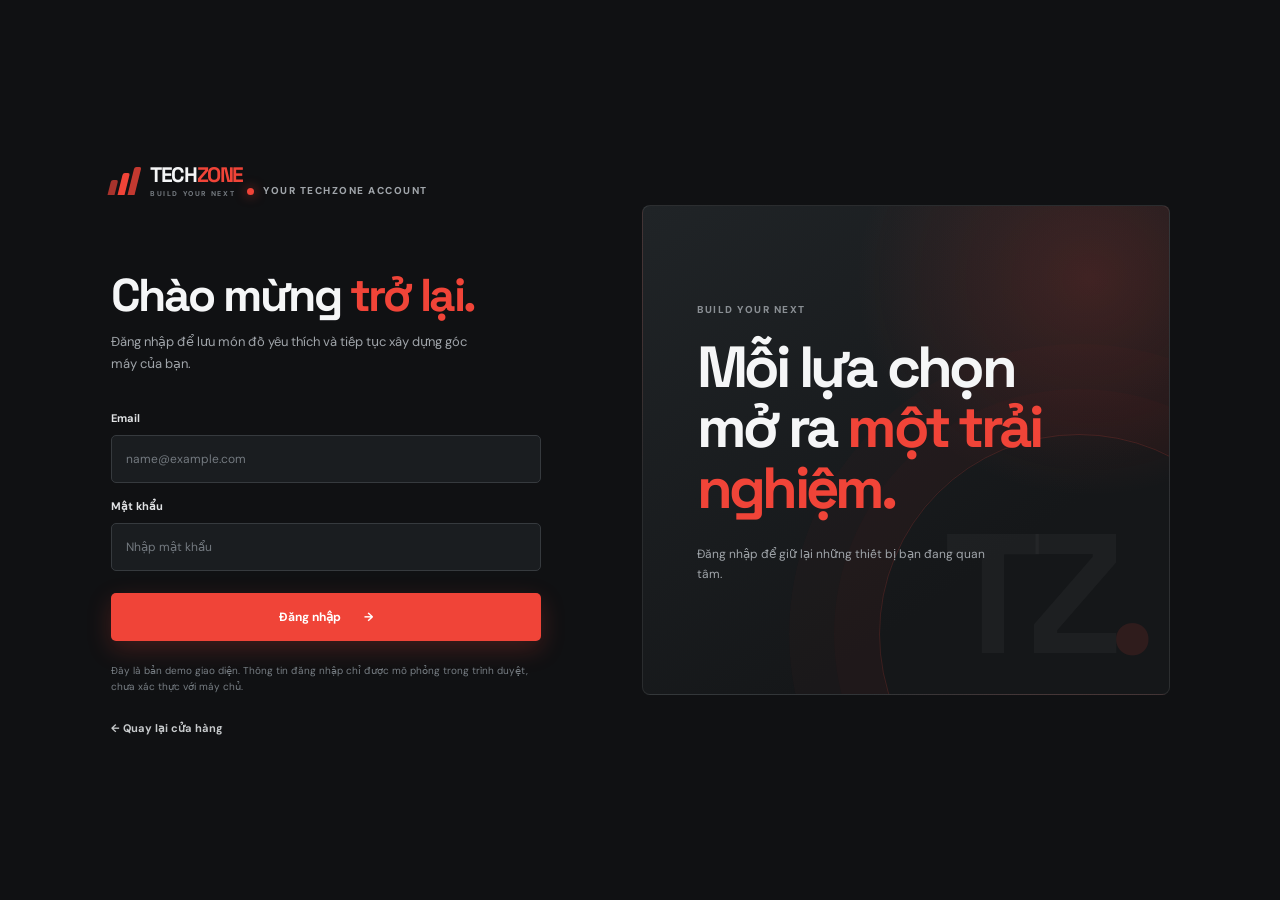
<file: login.html>
<!doctype html>
<html lang="vi">
<head>
  <meta charset="utf-8">
  <meta name="viewport" content="width=device-width, initial-scale=1">
  <meta name="theme-color" content="#101113">
  <meta name="description" content="Đăng nhập TECHZONE để lưu sản phẩm yêu thích và tiếp tục mua sắm.">
  <title>Đăng nhập — TECHZONE</title>
  <link rel="preconnect" href="https://fonts.googleapis.com">
  <link rel="preconnect" href="https://fonts.gstatic.com" crossorigin>
  <link href="https://fonts.googleapis.com/css2?family=DM+Sans:wght@400;500;600;700;800&family=Space+Grotesk:wght@400;500;600;700&display=swap" rel="stylesheet">
  <link rel="stylesheet" href="css/style.css">
  <link rel="stylesheet" href="css/login.css">
</head>
<body class="login-page">
  <main class="login-layout">
    <section class="login-card" aria-labelledby="login-title">
      <a class="brand login-brand" href="index.html" aria-label="TECHZONE - Trang chủ">
        <span class="brand-mark"><span></span><span></span><span></span></span>
        <span class="brand-name">TECH<span>ZONE</span><small>BUILD YOUR NEXT</small></span>
      </a>
      <span class="eyebrow login-eyebrow"><span class="live-dot"></span> YOUR TECHZONE ACCOUNT</span>
      <h1 id="login-title">Chào mừng <span>trở lại.</span></h1>
      <p class="login-intro">Đăng nhập để lưu món đồ yêu thích và tiếp tục xây dựng góc máy của bạn.</p>

      <form class="login-form" id="login-form">
        <label for="login-email">Email</label>
        <input id="login-email" name="email" type="email" autocomplete="email" placeholder="name@example.com" required>
        <label for="login-password">Mật khẩu</label>
        <input id="login-password" name="password" type="password" autocomplete="current-password" placeholder="Nhập mật khẩu" required>
        <p class="login-error" id="login-error" role="alert" hidden></p>
        <button class="button button-primary login-submit" type="submit">Đăng nhập <span>→</span></button>
      </form>

      <p class="login-note">Đây là bản demo giao diện. Thông tin đăng nhập chỉ được mô phỏng trong trình duyệt, chưa xác thực với máy chủ.</p>
      <a class="login-back" href="index.html">← Quay lại cửa hàng</a>
    </section>
    <aside class="login-aside" aria-label="Thông tin TECHZONE">
      <div class="login-glow"></div>
      <span class="eyebrow">BUILD YOUR NEXT</span>
      <h2>Mỗi lựa chọn<br>mở ra <span>một trải nghiệm.</span></h2>
      <p>Đăng nhập để giữ lại những thiết bị bạn đang quan tâm.</p>
      <div class="login-aside-mark">TZ<span>.</span></div>
    </aside>
  </main>

  <script>
    const form = document.querySelector("#login-form");
    const errorMessage = document.querySelector("#login-error");

    form.addEventListener("submit", (event) => {
      event.preventDefault();
      errorMessage.hidden = true;

      const email = new FormData(form).get("email").trim().toLowerCase();
      const nextUrl = new URL("index.html", window.location.href);
      const params = new URLSearchParams(window.location.search);
      const intent = params.get("intent");
      const product = params.get("product");
      if (["add-cart", "wishlist"].includes(intent) && product) {
        nextUrl.searchParams.set("intent", intent);
        nextUrl.searchParams.set("product", product);
      }

      try {
        localStorage.setItem("techzone-session-v1", JSON.stringify({ email }));
      } catch (error) {
        console.error("Không thể lưu trạng thái đăng nhập TECHZONE:", error);
        errorMessage.textContent = "Không thể lưu phiên đăng nhập trên trình duyệt này. Vui lòng kiểm tra cài đặt lưu trữ.";
        errorMessage.hidden = false;
        return;
      }

      window.location.href = nextUrl.href;
    });
  </script>
</body>
</html>
</file>
<file: css/style.css>
:root {
  color-scheme: dark;
  --ink: #111315;
  --ink-soft: #171a1d;
  --panel: #1b1e21;
  --panel-light: #22262a;
  --paper: #f5f6f7;
  --white: #fff;
  --muted: #8c9298;
  --muted-dark: #636970;
  --line: rgba(255, 255, 255, .1);
  --line-light: #e5e7e9;
  --red: #f04438;
  --red-dark: #d93027;
  --green: #91e35b;
  --font: "DM Sans", "Segoe UI", Arial, sans-serif;
  --display: "Space Grotesk", "Segoe UI", Arial, sans-serif;
  --container: 1200px;
  --shadow: 0 20px 60px rgba(15, 20, 25, .09);
  --bg: #ffffff;
  --bg-alt: #f3f4f6;
  --text: #202326;
  --text-soft: #4d5661;
  --panel-strong: #ffffff;
  --panel-soft: #f5f6f7;
  --card-border: rgba(17, 19, 21, .08);
  --header-text: #f8f8f8;
}

body[data-theme="light"] {
  color-scheme: light;
  --bg: #f3f5f7;
  --bg-alt: #edf1f4;
  --text: #1b2126;
  --text-soft: #4d5661;
  --panel-strong: #ffffff;
  --panel-soft: #f8f9fa;
  --card-border: rgba(17, 19, 21, .08);
  --header-text: #1b2126;
}

* { box-sizing: border-box; }
html { scroll-behavior: smooth; scroll-padding-top: 100px; }
body { margin: 0; color: var(--text); background: var(--bg); font-family: var(--font); font-size: 14px; -webkit-font-smoothing: antialiased; }
body, button, input, select { font-family: var(--font); }
body[data-theme="light"] .site-header { background: #f8f9fa; color: var(--header-text); }
body[data-theme="light"] .announcement { background: #0c1115; }
body[data-theme="light"] .search-box { background: #fff; border-color: var(--card-border); }
body[data-theme="light"] .search-box input { color: var(--text); }
body[data-theme="light"] .search-box input::placeholder { color: #717a82; }
body[data-theme="light"] .main-nav > a,
body[data-theme="light"] .action-label,
body[data-theme="light"] .nav-promo,
body[data-theme="light"] .header-action,
body[data-theme="light"] .category-card,
body[data-theme="light"] .product-card,
body[data-theme="light"] .news-card,
body[data-theme="light"] .promo-banner,
body[data-theme="light"] .feature-box,
body[data-theme="light"] .comparison-table th,
body[data-theme="light"] .comparison-table td,
body[data-theme="light"] .receipt-dialog,
body[data-theme="light"] .checkout-dialog,
body[data-theme="light"] .quick-view,
body[data-theme="light"] .comparison-dialog { color: var(--text); }
body[data-theme="light"] .search-box kbd,
body[data-theme="light"] .search-box button,
body[data-theme="light"] .category-trigger,
body[data-theme="light"] .category-card small,
body[data-theme="light"] .product-card,
body[data-theme="light"] .product-code,
body[data-theme="light"] .news-card p,
body[data-theme="light"] .news-card small,
body[data-theme="light"] .promo-banner p,
body[data-theme="light"] .review-form textarea,
body[data-theme="light"] .review-form input,
body[data-theme="light"] .review-form select,
body[data-theme="light"] .checkout-form input,
body[data-theme="light"] .checkout-form textarea,
body[data-theme="light"] .receipt-meta span,
body[data-theme="light"] .receipt-note,
body[data-theme="light"] .receipt-table th,
body[data-theme="light"] .receipt-table td { color: var(--text); }
body[data-theme="light"] .category-card,
body[data-theme="light"] .product-card,
body[data-theme="light"] .news-card,
body[data-theme="light"] .promo-banner,
body[data-theme="light"] .comparison-dialog,
body[data-theme="light"] .receipt-dialog,
body[data-theme="light"] .quick-view,
body[data-theme="light"] .checkout-dialog { background: var(--panel-strong); border-color: var(--card-border); box-shadow: var(--shadow); }
body[data-theme="light"] .category-card,
body[data-theme="light"] .product-card,
body[data-theme="light"] .news-card,
body[data-theme="light"] .promo-banner { border: 1px solid var(--card-border); }
body[data-theme="light"] .section-heading h2,
body[data-theme="light"] .component-heading h2,
body[data-theme="light"] .section-heading h3,
body[data-theme="light"] .hero-copy h1,
body[data-theme="light"] .product-name,
body[data-theme="light"] .news-card h3,
body[data-theme="light"] .comparison-dialog h2,
body[data-theme="light"] .receipt-heading h2,
body[data-theme="light"] .checkout-dialog h2 { color: var(--text); }
body[data-theme="light"] .main-nav > a,
body[data-theme="light"] .nav-promo,
body[data-theme="light"] .action-label,
body[data-theme="light"] .filter-chip,
body[data-theme="light"] .sort-control,
body[data-theme="light"] .text-link,
body[data-theme="light"] .announcement p,
body[data-theme="light"] .announcement a,
body[data-theme="light"] .footer-column a,
body[data-theme="light"] .footer-contact a,
body[data-theme="light"] .social-links a { color: var(--text-soft); }
body[data-theme="light"] .announcement p strong { color: #fff; }
body[data-theme="light"] .search-box button { background: #eceef1; color: var(--text); }
body[data-theme="light"] .category-trigger { color: var(--text); }
body[data-theme="light"] .mega-menu { background: #f6f8fa; border-color: rgba(17, 19, 21, .12); }
body[data-theme="light"] .mega-menu > div:not(.mega-feature) a,
body[data-theme="light"] .mega-feature strong,
body[data-theme="light"] .hero-feature strong,
body[data-theme="light"] .product-specs span,
body[data-theme="light"] .news-card a,
body[data-theme="light"] .customer-review,
body[data-theme="light"] .brand-name,
body[data-theme="light"] .feature-icon,
body[data-theme="light"] .comparison-product-heading strong,
body[data-theme="light"] .comparison-table tbody th,
body[data-theme="light"] .receipt-meta strong,
body[data-theme="light"] .receipt-table td strong { color: var(--text); }
body[data-theme="light"] .hero-feature,
body[data-theme="light"] .feature-icon,
body[data-theme="light"] .footer-contact,
body[data-theme="light"] .footer-column,
body[data-theme="light"] .customer-review,
body[data-theme="light"] .review-form,
body[data-theme="light"] .checkout-form { background: transparent; }
body[data-theme="light"] .filter-chip,
body[data-theme="light"] .sort-control,
body[data-theme="light"] .comparison-dialog,
body[data-theme="light"] .receipt-dialog,
body[data-theme="light"] .quick-view,
body[data-theme="light"] .checkout-dialog { color: var(--text); }
body[data-theme="light"] .feature-icon,
body[data-theme="light"] .wish-button,
body[data-theme="light"] .close-button,
body[data-theme="light"] .receipt-close,
body[data-theme="light"] .checkout-dialog .close-button { color: var(--text); }
button, a, select { -webkit-tap-highlight-color: transparent; }
button { color: inherit; }
a { color: inherit; text-decoration: none; }
img { display: block; max-width: 100%; }
.container { width: min(var(--container), calc(100% - 56px)); margin-inline: auto; }
.section-pad { padding: 100px 0; }
.sr-only { position: absolute; width: 1px; height: 1px; padding: 0; margin: -1px; overflow: hidden; clip: rect(0,0,0,0); white-space: nowrap; border: 0; }
.eyebrow { display: inline-flex; align-items: center; gap: 9px; color: #8a8f94; font-size: 10px; font-weight: 800; letter-spacing: .15em; line-height: 1.4; }
.live-dot { width: 7px; height: 7px; display: inline-block; border-radius: 50%; background: var(--red); box-shadow: 0 0 12px rgba(240, 68, 56, .7); }
.button { min-height: 48px; display: inline-flex; align-items: center; justify-content: center; gap: 23px; padding: 0 20px; border: 1px solid transparent; border-radius: 5px; cursor: pointer; font-size: 12px; font-weight: 700; transition: transform .2s, background .2s, box-shadow .2s, color .2s; }
.button:hover { transform: translateY(-2px); }
.button-primary { color: white; background: var(--red); box-shadow: 0 8px 24px rgba(240, 68, 56, .22); }
.button-primary:hover { background: #ff5548; box-shadow: 0 10px 28px rgba(240, 68, 56, .34); }
.button-outline { color: #25292c; border-color: #d9dcdf; background: transparent; }
.button-outline:hover { color: var(--red); border-color: var(--red); }
.button-light { color: #17191b; background: white; }
.button-light:hover { background: #e8e9eb; }
.text-link { display: inline-flex; align-items: center; gap: 10px; font-size: 12px; font-weight: 700; transition: color .2s, gap .2s; }
.text-link:hover { color: var(--red); gap: 15px; }

/* Announcement and navigation */
.announcement { height: 34px; color: #e6e7e8; background: #090a0b; font-size: 10px; }
.announcement-inner { height: 100%; display: flex; align-items: center; justify-content: center; gap: 9px; }
.announcement-mark { color: var(--green); font-size: 13px; }
.announcement p { margin: 0; color: #aeb2b5; }
.announcement p strong { color: #fff; letter-spacing: .05em; }
.announcement a { margin-left: 10px; color: var(--green); font-size: 10px; font-weight: 700; }
.site-header { position: relative; z-index: 20; background: #111315; color: #f8f8f8; }
.header-main { min-height: 84px; display: flex; align-items: center; gap: 40px; }
.brand { flex: 0 0 auto; display: inline-flex; align-items: center; gap: 11px; }
.brand-mark { height: 28px; width: 28px; display: inline-flex; align-items: flex-end; gap: 3px; transform: skew(-14deg); }
.brand-mark span { width: 7px; display: block; background: var(--red); border-radius: 2px 2px 0 0; }
.brand-mark span:first-child { height: 15px; opacity: .68; }
.brand-mark span:nth-child(2) { height: 22px; }
.brand-mark span:nth-child(3) { height: 28px; opacity: .8; }
.brand-name { position: relative; font-family: var(--display); font-size: 21px; line-height: 1; font-weight: 700; letter-spacing: -.065em; }
.brand-name > span { color: var(--red); }
.brand-name small { display: block; margin-top: 5px; font-family: var(--font); font-size: 7px; font-weight: 700; letter-spacing: .23em; color: #777d83; }
.search-box { height: 44px; max-width: 540px; flex: 1; display: flex; align-items: center; gap: 11px; padding: 0 6px 0 14px; border: 1px solid #363a3e; border-radius: 5px; background: #1a1d20; transition: border-color .2s, box-shadow .2s; }
.search-box:focus-within { border-color: var(--red); box-shadow: 0 0 0 3px rgba(240,68,56,.12); }
.search-box > svg, .header-action svg, .category-trigger svg { width: 18px; height: 18px; fill: none; stroke: currentColor; stroke-width: 1.7; stroke-linecap: round; stroke-linejoin: round; }
.search-box > svg { color: #92989e; }
.search-box input { width: 100%; min-width: 40px; border: 0; outline: 0; color: #f7f7f7; background: transparent; font-size: 12px; }
.search-box input::placeholder { color: #858b91; }
.search-box kbd { flex: 0 0 auto; padding: 4px 6px; border: 1px solid #3c4145; border-radius: 3px; color: #858b91; font: 9px var(--font); }
.search-box button { height: 32px; padding: 0 13px; border: 0; border-radius: 3px; color: white; background: #33383c; cursor: pointer; font-size: 10px; font-weight: 700; transition: background .2s; }
.search-box button:hover { background: var(--red); }
.header-actions { display: flex; align-items: center; gap: 23px; margin-left: auto; }
.header-action { display: flex; flex-direction: column; align-items: center; gap: 5px; padding: 0; border: 0; color: #d6d8da; background: transparent; cursor: pointer; }
.action-icon { position: relative; height: 21px; display: grid; place-items: center; font-size: 15px; line-height: 1; }
.action-icon svg { width: 20px; height: 20px; }
.action-label { color: #b4b8bb; font-size: 9px; white-space: nowrap; }
.header-action:hover, .header-action:hover .action-label { color: #fff; }
.theme-action .action-icon { font-size: 18px; }
.theme-action.is-light .action-icon { color: #f4a52d; }
.count-badge { position: absolute; top: -6px; right: -9px; min-width: 14px; height: 14px; display: grid; place-items: center; padding: 0 3px; border-radius: 20px; color: #fff; background: var(--red); font-size: 8px; font-style: normal; font-weight: 700; }
.mobile-menu-toggle { display: none; }
.nav-wrap { border-top: 1px solid rgba(255,255,255,.065); }
.main-nav { height: 48px; display: flex; align-items: center; gap: 31px; }
.main-nav > a { color: #c5c8ca; font-size: 11px; font-weight: 600; transition: color .2s; }
.main-nav > a:hover { color: #fff; }
.category-nav { height: 100%; display: flex; align-items: center; }
.category-trigger { height: 100%; display: flex; align-items: center; gap: 9px; padding: 0; border: 0; color: #fff; background: transparent; cursor: pointer; font-size: 11px; font-weight: 700; }
.category-trigger > svg:first-child { color: var(--red); }
.category-trigger .chevron { width: 13px; height: 13px; color: #8b9094; transition: transform .2s; }
.category-trigger[aria-expanded="true"] .chevron { transform: rotate(180deg); }
.nav-promo { display: inline-flex; align-items: center; gap: 8px; margin-left: auto; color: #c1c4c6; font-size: 10px; }
.nav-promo .live-dot { width: 6px; height: 6px; background: var(--green); box-shadow: 0 0 10px rgba(145,227,91,.6); }
.mega-menu { position: absolute; top: calc(100% - 1px); left: max(28px, calc((100% - var(--container))/2)); z-index: 25; width: min(780px, calc(100vw - 56px)); display: grid; grid-template-columns: 1fr 1fr 1.2fr; gap: 30px; padding: 28px; border: 1px solid #303438; border-radius: 0 0 7px 7px; background: #171a1c; box-shadow: 0 25px 50px rgba(0,0,0,.3); opacity: 0; visibility: hidden; transform: translateY(8px); transition: .22s ease; }
.category-nav.menu-open .mega-menu { opacity: 1; visibility: visible; transform: translateY(0); }
.mega-title { margin: 0 0 14px; color: #767c81; font-size: 9px; font-weight: 800; letter-spacing: .12em; }
.mega-menu > div:not(.mega-feature) a { display: flex; justify-content: space-between; padding: 8px 0; color: #d1d3d4; font-size: 11px; }
.mega-menu > div:not(.mega-feature) a span { color: #73797e; }
.mega-menu > div:not(.mega-feature) a:hover { color: var(--red); }
.mega-feature { min-height: 155px; display: flex; flex-direction: column; align-items: flex-start; justify-content: center; padding: 21px; background: radial-gradient(ellipse at 100% 0, rgba(240,68,56,.25), transparent 60%), #202427; }
.mega-feature .eyebrow { color: #a5a9ad; font-size: 8px; }
.mega-feature strong { margin: 10px 0 14px; color: #fff; font: 600 20px/1.15 var(--display); }
.mega-feature a { color: var(--green); font-size: 10px; font-weight: 700; }

/* Hero */
.hero-section { position: relative; overflow: hidden; color: #f8f8f8; background: #111315; }
.hero-section:before { position: absolute; top: -220px; left: 25%; width: 700px; height: 650px; border-radius: 50%; background: radial-gradient(ellipse, rgba(114,39,34,.16), transparent 66%); content: ""; pointer-events: none; }
.hero-layout { min-height: 480px; display: grid; grid-template-columns: .88fr 1.12fr; align-items: center; gap: 40px; padding-top: 24px; }
.hero-copy { position: relative; z-index: 2; padding: 28px 0 30px; }
.hero-eyebrow { color: #a9afb3; }
.hero-eyebrow .live-dot { background: var(--green); box-shadow: 0 0 10px rgba(145,227,91,.5); }
.hero-copy h1 { margin: 21px 0 16px; font: 600 clamp(43px, 5.1vw, 68px)/.99 var(--display); letter-spacing: -.07em; }
.hero-copy h1 span, .section-heading h2 span, .component-heading h2 span, .newsletter-inner h2 span { color: var(--red); }
.hero-copy > p { max-width: 390px; margin: 0; color: #a0a5a9; font-size: 13px; line-height: 1.8; }
.hero-cta { display: flex; align-items: center; gap: 25px; margin-top: 28px; }
.hero-cta .text-link { color: #d8dadb; }
.hero-proof { display: flex; align-items: center; gap: 11px; margin-top: 39px; color: #8c9296; font-size: 9px; }
.hero-proof strong { color: #e7e8e9; }
.avatar-stack { display: flex; align-items: center; padding-left: 1px; }
.avatar-stack i, .avatar-stack b { width: 23px; height: 23px; display: grid; place-items: center; margin-left: -4px; border: 2px solid #111315; border-radius: 50%; color: white; background: #79594d; font-size: 8px; font-style: normal; font-weight: 700; }
.avatar-stack i:nth-child(2) { background: #8c7771; }
.avatar-stack i:nth-child(3) { background: #475857; }
.avatar-stack b { color: #e6e9e9; background: #292e31; }
.proof-divider { width: 1px; height: 17px; margin: 0 5px; background: #3a3e40; }
.rating-proof b { color: #f4b844; letter-spacing: 1px; }
.hero-visual { position: relative; height: 430px; margin-right: -25px; }
.hero-image-wrap { position: absolute; inset: 12px 4px 27px 8px; overflow: hidden; border-radius: 5px; background: #202426; }
.hero-image-wrap:after { position: absolute; inset: 0; background: linear-gradient(90deg, rgba(17,19,21,.38), transparent 48%), linear-gradient(0deg, rgba(17,19,21,.35), transparent 55%); content: ""; }
.hero-image-wrap img { width: 100%; height: 100%; object-fit: cover; object-position: center; animation: heroReveal 1.2s ease both; }
.hero-image-shade { position: absolute; inset: 12px 4px 27px 8px; background: radial-gradient(ellipse at 70% 50%, transparent 30%, rgba(10,12,13,.18) 100%); pointer-events: none; }
.hero-product-tag { position: absolute; bottom: 51px; left: 34px; z-index: 2; display: flex; align-items: center; gap: 11px; padding: 11px 14px; border: 1px solid rgba(255,255,255,.16); border-radius: 4px; background: rgba(19,22,23,.83); backdrop-filter: blur(12px); }
.tag-icon { color: var(--green); font-size: 17px; }
.hero-product-tag small, .hero-product-tag strong { display: block; }
.hero-product-tag small { margin-bottom: 4px; color: #969da1; font-size: 7px; letter-spacing: .12em; }
.hero-product-tag strong { color: #f1f2f3; font-size: 10px; }
.hero-product-tag > b { align-self: flex-start; margin-left: 8px; color: var(--green); font-size: 10px; }
.hero-slide-count { position: absolute; right: 14px; bottom: 41px; display: flex; align-items: center; gap: 8px; color: #858b8f; font: 11px var(--display); }
.hero-slide-count span:first-child { color: #fff; }
.hero-slide-count i { width: 37px; height: 1px; background: #73797d; }
.hero-controls { position: absolute; top: 46%; right: -11px; z-index: 3; display: flex; flex-direction: column; gap: 7px; }
.hero-controls button { width: 34px; height: 34px; border: 1px solid #45494c; border-radius: 50%; color: white; background: #202326; cursor: pointer; transition: .2s; }
.hero-controls button:hover { border-color: var(--red); background: var(--red); }
.hero-orbit { position: absolute; z-index: -1; border: 1px solid rgba(240,68,56,.2); border-radius: 50%; transform: rotate(-20deg); }
.orbit-one { width: 500px; height: 150px; top: 55px; right: -80px; }
.orbit-two { width: 500px; height: 205px; top: 30px; right: -85px; opacity: .55; }
.hero-bottom { min-height: 75px; display: grid; grid-template-columns: repeat(4,1fr); border-top: 1px solid rgba(255,255,255,.09); }
.hero-feature { display: flex; align-items: center; gap: 11px; padding: 10px 15px 10px 0; }
.feature-icon { width: 31px; height: 31px; display: grid; place-items: center; border: 1px solid #373b3f; border-radius: 50%; color: var(--green); font-size: 16px; }
.hero-feature strong, .hero-feature small { display: block; }
.hero-feature strong { color: #e3e4e5; font-size: 10px; }
.hero-feature small { margin-top: 4px; color: #7f858a; font-size: 9px; }

/* Shared section headings */
.section-heading { display: flex; align-items: flex-end; justify-content: space-between; gap: 20px; margin-bottom: 30px; }
.section-heading .eyebrow, .component-heading .eyebrow { color: #858b90; }
.section-heading h2, .component-heading h2 { margin: 9px 0 0; color: #202326; font: 600 clamp(28px, 3vw, 38px)/1.13 var(--display); letter-spacing: -.055em; }
.section-heading > .text-link, .heading-actions .text-link { margin-bottom: 7px; color: #41464a; }
.heading-actions { display: flex; align-items: center; gap: 24px; }
.sort-select, .sort-control { height: 34px; padding: 0 10px; border: 1px solid #e0e2e4; border-radius: 4px; color: #555c61; background: white; cursor: pointer; font-size: 10px; }
.sort-control { display: none; }

/* Category cards */
.category-section { padding-bottom: 82px; }
.category-grid { display: grid; grid-template-columns: repeat(4, 1fr); gap: 15px; }
.category-card { position: relative; min-height: 192px; overflow: hidden; display: flex; flex-direction: column; justify-content: flex-end; padding: 19px; border-radius: 5px; color: #fff; background: #1b2023; isolation: isolate; transition: transform .25s, box-shadow .25s; }
.category-card:before { position: absolute; inset: 0; z-index: -1; background: radial-gradient(ellipse at 80% 20%, rgba(200,216,228,.2), transparent 36%), linear-gradient(135deg, #282d31, #111416 76%); content: ""; transition: transform .5s; }
.category-card:nth-child(2):before { background: radial-gradient(ellipse at 82% 32%, rgba(240,68,56,.34), transparent 40%), linear-gradient(135deg, #282524, #111416 75%); }
.category-card:nth-child(3):before { background: radial-gradient(ellipse at 86% 20%, rgba(85,112,170,.35), transparent 40%), linear-gradient(135deg, #252a33, #111416 75%); }
.category-card:nth-child(4):before { background: radial-gradient(ellipse at 82% 23%, rgba(83,142,115,.26), transparent 40%), linear-gradient(135deg, #242c29, #111416 75%); }
.category-card:after { position: absolute; top: 24px; right: 20px; width: 85px; height: 73px; border: 1px solid rgba(255,255,255,.14); border-radius: 45% 55% 60% 40%; transform: rotate(-30deg); content: ""; }
.category-card:hover { transform: translateY(-5px); box-shadow: var(--shadow); }
.category-card:hover:before { transform: scale(1.05); }
.category-symbol { position: absolute; top: 13px; right: 35px; color: rgba(255,255,255,.72); font: 58px/1 var(--display); text-shadow: 0 0 30px rgba(255,255,255,.16); }
.category-number { color: #8e9599; font-size: 8px; font-weight: 700; letter-spacing: .14em; }
.category-card strong { margin-top: 7px; font: 600 20px var(--display); }
.category-card small { margin-top: 4px; color: #a5aaad; font-size: 9px; }
.category-arrow { position: absolute; right: 18px; bottom: 20px; color: #c1c5c7; font-size: 15px; transition: color .2s, transform .2s; }
.category-card:hover .category-arrow { color: var(--green); transform: translate(2px,-2px); }

/* Flash sale and product cards */
.flash-section { background: #f4f5f6; }
.flash-section .section-heading { margin: 0; }
.flash-section .section-heading h2 span { color: var(--red); }
.flash-header { display: flex; align-items: flex-end; justify-content: space-between; margin-bottom: 29px; }
.flash-header .section-heading { flex: 1; }
.countdown { display: flex; align-items: center; gap: 6px; margin: 0 0 5px 33px; }
.countdown-label { margin-right: 6px; color: #7c8287; font-size: 9px; }
.countdown b { width: 31px; height: 31px; display: grid; place-items: center; border-radius: 4px; color: #fff; background: #222629; font: 600 12px var(--display); }
.countdown i { color: #73787c; font-style: normal; }
.flash-track { display: grid; grid-template-columns: repeat(4, 1fr); gap: 14px; }
.product-card { position: relative; min-width: 0; overflow: hidden; padding: 13px; border: 1px solid #ebedef; border-radius: 5px; background: #fff; transition: transform .25s, border-color .25s, box-shadow .25s; }
.product-card:hover { z-index: 2; border-color: #d5d8db; box-shadow: 0 16px 38px rgba(27,31,35,.1); transform: translateY(-5px); }
.product-media { position: relative; height: 175px; overflow: hidden; display: grid; place-items: center; border-radius: 3px; background: #f5f6f7; }
.product-media:before { position: absolute; inset: 0; background: radial-gradient(ellipse at 50% 53%, rgba(210,215,219,.28), transparent 68%); content: ""; }
.product-image-trigger { position: absolute; inset: 0; z-index: 1; width: 100%; height: 100%; display: grid; place-items: center; padding: 0; border: 0; background: transparent; cursor: pointer; }
.product-image-trigger:focus-visible { outline: 2px solid var(--red); outline-offset: -3px; }
.product-media img { position: relative; z-index: 1; width: 91%; height: 91%; object-fit: contain; mix-blend-mode: multiply; transition: transform .45s cubic-bezier(.2,.75,.25,1); }
.image-fallback { position: absolute; inset: 0; display: grid; place-items: center; color: #b7bdc1; background: radial-gradient(ellipse at 50% 50%, #e7eaec, #f5f6f7 68%); font: 80px/1 var(--display); }
.cart-line-image .image-fallback { font-size: 38px; }
.quick-view-image .image-fallback { font-size: 120px; }
[hidden] { display: none !important; }
.product-card:hover .product-media img { transform: scale(1.075); }
.product-badge { position: absolute; top: 9px; left: 9px; z-index: 2; padding: 5px 7px; border-radius: 2px; color: white; background: var(--red); font-size: 8px; font-weight: 800; letter-spacing: .04em; }
.product-badge.badge-new { color: #1c2520; background: #b3ed89; }
.product-badge.badge-hot { background: #202326; }
.wish-button { position: absolute; top: 7px; right: 7px; z-index: 2; width: 30px; height: 30px; display: grid; place-items: center; border: 1px solid #e6e8e9; border-radius: 50%; color: #73797e; background: rgba(255,255,255,.9); cursor: pointer; transition: color .2s, background .2s, transform .2s; }
.wish-button svg { width: 14px; height: 14px; fill: none; stroke: currentColor; stroke-width: 1.8; }
.wish-button:hover, .wish-button.is-active { color: #fff; border-color: var(--red); background: var(--red); transform: scale(1.06); }
.product-info { padding: 12px 2px 2px; }
.product-code { display: block; margin-bottom: 6px; color: #979da1; font-size: 8px; font-weight: 700; letter-spacing: .08em; }
.product-name { min-height: 36px; margin: 0; color: #262a2d; font-size: 12px; font-weight: 700; line-height: 1.45; }
.product-specs { min-height: 24px; display: flex; align-items: center; flex-wrap: wrap; gap: 5px; margin-top: 7px; }
.product-specs span { padding: 4px 6px; border-radius: 2px; color: #767c81; background: #f2f3f4; font-size: 8px; }
.product-rating { display: flex; align-items: center; gap: 5px; margin-top: 9px; color: #858a8e; font-size: 9px; }
.product-rating .stars { color: #eea931; letter-spacing: .04em; font-size: 10px; }
.product-rating b { color: #51575b; font-weight: 600; }
.product-pricing { display: flex; align-items: baseline; gap: 8px; margin-top: 10px; }
.current-price { color: #24282b; font: 700 15px var(--display); }
.old-price { color: #9ba0a4; font-size: 9px; text-decoration: line-through; }
.discount { margin-left: auto; color: var(--red); font-size: 9px; font-weight: 800; }
.product-card-bottom { display: flex; align-items: center; justify-content: space-between; margin-top: 11px; padding-top: 10px; border-top: 1px solid #eff0f1; }
.stock-note { color: #8b9195; font-size: 8px; }
.stock-note span { color: #61a943; }
.add-cart-button { width: 29px; height: 29px; display: grid; place-items: center; border: 0; border-radius: 4px; color: white; background: #212528; cursor: pointer; transition: .2s; }
.add-cart-button svg { width: 15px; height: 15px; fill: none; stroke: currentColor; stroke-width: 1.8; stroke-linecap: round; stroke-linejoin: round; }
.add-cart-button:hover { background: var(--red); transform: scale(1.06); }
.flash-card .product-media { height: 147px; }
.flash-card { padding: 11px; }
.flash-card .product-info { padding-top: 10px; }
.flash-card .product-name { min-height: 34px; }
.flash-card .product-pricing { margin-top: 7px; }
.flash-stock { margin-top: 11px; }
.stock-copy { display: flex; justify-content: space-between; color: #878d91; font-size: 8px; }
.stock-copy strong { color: #444a4e; }
.stock-progress { height: 4px; overflow: hidden; margin-top: 6px; border-radius: 10px; background: #e8e9ea; }
.stock-progress i { height: 100%; display: block; border-radius: inherit; background: linear-gradient(90deg,#ff766b,var(--red)); }
.flash-card .product-card-bottom { margin-top: 9px; padding-top: 8px; }

/* Promotional panel and following categories */
.showcase-section { background: #fff; }
.showcase-section .section-heading { margin-bottom: 26px; }
.product-grid { display: grid; grid-template-columns: repeat(4, 1fr); gap: 14px; }
.promo-banner-section { padding: 0 0 95px; }
.promo-banner { position: relative; min-height: 330px; overflow: hidden; display: grid; grid-template-columns: .85fr 1.15fr; align-items: center; border-radius: 5px; color: #fff; background: #181c1e; }
.promo-banner:before { position: absolute; inset: 0; background: radial-gradient(ellipse at 67% 54%, rgba(172,50,40,.23), transparent 39%), linear-gradient(110deg,#1d2224,#121516); content: ""; }
.promo-copy { position: relative; z-index: 2; padding: 42px 0 50px 52px; }
.promo-copy .eyebrow { color: #9fa5a8; }
.promo-copy h2 { margin: 13px 0 10px; font: 600 42px/.98 var(--display); letter-spacing: -.06em; }
.promo-copy h2 span { color: var(--green); }
.promo-copy p { margin: 0 0 21px; color: #a3a8ab; font-size: 11px; }
.promo-art { position: absolute; inset: 0 0 0 39%; }
.promo-art img { position: absolute; right: 4%; top: 5%; width: 73%; height: 88%; object-fit: cover; object-position: center; opacity: .9; mix-blend-mode: screen; mask-image: linear-gradient(90deg,transparent,#000 25%,#000 88%,transparent); }
.promo-glow { position: absolute; top: 50%; left: 55%; width: 390px; height: 260px; border-radius: 50%; background: rgba(208,55,42,.23); filter: blur(70px); transform: translate(-50%,-50%); }
.promo-caption { position: absolute; right: 22px; bottom: 17px; left: 22px; display: flex; justify-content: space-between; color: #747b7e; font-size: 8px; font-weight: 700; letter-spacing: .12em; }
.promo-orbit { position: absolute; top: 25px; right: 8%; width: 360px; height: 130px; border: 1px solid rgba(255,255,255,.12); border-radius: 50%; transform: rotate(-21deg); }
.pc-section { background: #f6f7f8; }
.component-section { overflow: hidden; background: #fff; }
.component-heading { display: flex; align-items: flex-end; justify-content: space-between; margin-bottom: 26px; }
.component-heading p { margin: 10px 0 0; color: #7d8388; font-size: 11px; }
.component-heading .button { margin-bottom: 4px; }
.component-section .product-card:nth-child(1) .product-media img, .component-section .product-card:nth-child(2) .product-media img { width: 80%; }

/* Search, brands and editorial */
.filter-row { display: flex; align-items: center; gap: 8px; margin: -7px 0 20px; }
.filter-chip { min-height: 30px; display: inline-flex; align-items: center; gap: 8px; padding: 0 11px; border: 1px solid #e8eaeb; border-radius: 20px; color: #71777c; background: white; cursor: pointer; font-size: 9px; transition: .2s; }
.filter-chip span { color: #a5aaae; font-size: 8px; }
.filter-chip:hover, .filter-chip.active { color: white; border-color: #222629; background: #222629; }
.filter-chip.active span { color: #c7cbcd; }
.search-results { margin-left: auto; color: #7f858a; font-size: 10px; }
.empty-state { padding: 55px 20px; text-align: center; }
.empty-state[hidden] { display: none; }
.empty-state > span { color: #a5aaae; font-size: 36px; }
.empty-state h3 { margin: 8px 0; font: 600 20px var(--display); }
.empty-state p { margin: 0 0 18px; color: #7f858a; font-size: 12px; }
.brands-section { padding: 28px 0 32px; border-top: 1px solid #eceeef; border-bottom: 1px solid #eceeef; background: #fbfbfb; }
.brands-inner { display: flex; align-items: center; gap: 55px; }
.brands-inner > .eyebrow { flex: 0 0 auto; color: #a1a6aa; font-size: 8px; }
.brand-list { width: 100%; display: flex; align-items: center; justify-content: space-between; gap: 22px; color: #9da2a6; }
.brand-list span { font-family: var(--display); font-size: 20px; font-weight: 700; letter-spacing: -.07em; }
.brand-list .brand-nvidia { font: 800 14px var(--font); letter-spacing: .06em; }
.brand-list .brand-asus { font: 800 18px var(--display); letter-spacing: -.1em; }
.brand-list .brand-msi { font-style: italic; }
.brand-list .brand-acer { letter-spacing: -.12em; }
.brand-list .brand-logi { font: 600 16px var(--font); letter-spacing: -.07em; }
.news-section { background: #fff; }
.news-grid { display: grid; grid-template-columns: 1.3fr 1fr 1fr; gap: 17px; }
.news-card { overflow: hidden; border: 1px solid #ebedef; border-radius: 5px; background: white; transition: transform .25s, box-shadow .25s; }
.news-card:hover { transform: translateY(-4px); box-shadow: var(--shadow); }
.news-image { position: relative; height: 170px; overflow: hidden; display: block; background: #e7e9eb; }
.news-featured .news-image { height: 220px; }
.news-image:after { position: absolute; inset: 50% 0 0; background: linear-gradient(0deg,rgba(0,0,0,.38),transparent); content: ""; }
.news-image img { width: 100%; height: 100%; object-fit: cover; transition: transform .5s; }
.news-card:hover .news-image img { transform: scale(1.04); }
.news-category { position: absolute; z-index: 1; left: 13px; bottom: 12px; padding: 6px 8px; border-radius: 2px; color: #fff; background: var(--red); font-size: 7px; font-weight: 800; letter-spacing: .08em; }
.news-info { padding: 15px; }
.news-meta { color: #9da2a6; font-size: 8px; }
.news-meta i { margin: 0 5px; font-style: normal; }
.news-info h3 { margin: 9px 0; color: #262a2d; font: 600 15px/1.4 var(--display); letter-spacing: -.02em; }
.news-featured .news-info h3 { font-size: 19px; }
.news-info p { margin: 0 0 12px; color: #7c8287; font-size: 10px; line-height: 1.7; }
.news-info .text-link { margin-top: 4px; color: #4a5054; font-size: 9px; }
.newsletter-section { padding: 48px 0; color: #fff; background: #f4f5f6; }
.newsletter-inner { display: flex; align-items: center; justify-content: space-between; gap: 30px; padding: 32px 40px; border-radius: 5px; color: #f7f8f8; background: #191c1f; }
.newsletter-inner .eyebrow { color: #969da1; }
.newsletter-inner h2 { margin: 9px 0 7px; font: 600 26px var(--display); letter-spacing: -.05em; }
.newsletter-inner p { margin: 0; color: #92999d; font-size: 10px; }
.newsletter-form { width: min(400px, 42%); height: 44px; display: flex; padding: 4px; border: 1px solid #44494d; border-radius: 4px; background: #23272a; }
.newsletter-form input { min-width: 50px; flex: 1; padding: 0 10px; border: 0; outline: 0; color: white; background: transparent; font-size: 10px; }
.newsletter-form input::placeholder { color: #858c90; }
.newsletter-form button { padding: 0 13px; border: 0; border-radius: 3px; color: white; background: var(--red); cursor: pointer; font-size: 10px; font-weight: 700; transition: background .2s; }
.newsletter-form button:hover { background: #ff5548; }

/* Footer */
.site-footer { color: #e7e9ea; background: #111315; }
.footer-main { display: grid; grid-template-columns: 1.2fr .85fr 1fr 1.25fr; gap: 48px; padding-top: 55px; padding-bottom: 43px; }
.footer-about > p { margin: 20px 0; color: #90969a; font-size: 10px; line-height: 1.8; }
.social-links { display: flex; gap: 8px; }
.social-links a { width: 27px; height: 27px; display: grid; place-items: center; border: 1px solid #373c3f; border-radius: 50%; color: #bec2c4; font-size: 11px; transition: .2s; }
.social-links a:hover { color: #fff; border-color: var(--red); background: var(--red); }
.footer-column h3, .footer-contact h3 { margin: 3px 0 17px; color: #f2f3f3; font-size: 11px; }
.footer-column a { display: block; margin-top: 12px; color: #90969a; font-size: 9px; transition: color .2s; }
.footer-column a:hover, .footer-contact a:hover { color: white; }
.footer-contact p, .footer-contact a { display: block; margin: 0 0 12px; color: #969c9f; font-size: 9px; }
.footer-contact p span, .footer-contact a span { display: inline-block; width: 17px; color: var(--green); }
.payment-label { margin-top: 19px; color: #6f767a; font-size: 7px; font-weight: 800; letter-spacing: .13em; }
.payment-methods { display: flex; gap: 6px; margin-top: 8px; }
.payment-methods b { padding: 5px 7px; border: 1px solid #34393c; border-radius: 3px; color: #c4c7c9; font-size: 7px; }
.footer-bottom { min-height: 51px; display: flex; align-items: center; justify-content: space-between; gap: 15px; border-top: 1px solid #2c3033; color: #737a7e; font-size: 8px; }
.footer-bottom > span:nth-child(2) i { padding: 0 5px; font-style: normal; }

/* Cart, quick view and notifications */
.overlay { position: fixed; inset: 0; z-index: 49; background: rgba(6,8,9,.58); opacity: 0; visibility: hidden; transition: opacity .25s, visibility .25s; }
.overlay.is-visible { opacity: 1; visibility: visible; }
.cart-drawer { position: fixed; top: 0; right: 0; z-index: 50; width: min(440px, 100%); height: 100dvh; display: flex; flex-direction: column; padding: 25px; color: #24282b; background: #fff; box-shadow: -20px 0 50px rgba(0,0,0,.15); transform: translateX(105%); transition: transform .32s cubic-bezier(.2,.8,.2,1); }
.cart-drawer.is-open { transform: translateX(0); }
.drawer-header { display: flex; align-items: flex-start; justify-content: space-between; padding-bottom: 20px; border-bottom: 1px solid #ebedef; }
.drawer-header .eyebrow { color: #92989c; }
.drawer-header h2 { margin: 6px 0 0; font: 600 24px var(--display); letter-spacing: -.04em; }
.drawer-header h2 span { color: #888e92; font: 500 13px var(--font); }
.close-button { width: 33px; height: 33px; display: grid; place-items: center; border: 1px solid #e7e9ea; border-radius: 50%; color: #555b60; background: white; cursor: pointer; font-size: 22px; transition: .2s; }
.close-button:hover { color: white; border-color: #222629; background: #222629; }
.cart-items { flex: 1; overflow: auto; }
.cart-line { display: grid; grid-template-columns: 76px 1fr auto; gap: 12px; padding: 16px 0; border-bottom: 1px solid #eff0f1; }
.cart-line-image { width: 76px; height: 75px; display: grid; place-items: center; border-radius: 4px; background: #f2f3f4; }
.cart-line-image img { width: 90%; height: 90%; object-fit: contain; mix-blend-mode: multiply; }
.cart-line-info strong { display: block; margin-top: 3px; font-size: 11px; line-height: 1.45; }
.cart-line-info small { display: block; margin-top: 5px; color: #92989c; font-size: 8px; }
.quantity-control { width: fit-content; height: 25px; display: flex; align-items: center; margin-top: 10px; border: 1px solid #e2e4e5; border-radius: 3px; }
.quantity-control button { width: 25px; height: 23px; border: 0; color: #454b4f; background: transparent; cursor: pointer; }
.quantity-control button:hover { color: var(--red); }
.quantity-control span { min-width: 20px; text-align: center; font-size: 9px; }
.cart-line-price { display: flex; flex-direction: column; align-items: flex-end; justify-content: space-between; padding: 4px 0; }
.cart-line-price strong { white-space: nowrap; font: 700 11px var(--display); }
.remove-item { padding: 0; border: 0; color: #a0a5a9; background: transparent; cursor: pointer; font-size: 9px; }
.remove-item:hover { color: var(--red); }
.cart-empty { flex: 1; display: flex; flex-direction: column; align-items: center; justify-content: center; text-align: center; }
.cart-empty > span { color: #c2c7ca; font-size: 44px; }
.cart-empty h3 { margin: 14px 0 5px; font: 600 18px var(--display); }
.cart-empty p { max-width: 240px; margin: 0 0 19px; color: #8b9195; font-size: 10px; line-height: 1.7; }
.cart-summary { padding-top: 17px; border-top: 1px solid #ebedef; }
.cart-summary > div { display: flex; align-items: center; justify-content: space-between; margin-bottom: 11px; color: #7e8489; font-size: 10px; }
.cart-summary > div strong { color: #282d30; font-weight: 700; }
.cart-summary .free-shipping { color: #5e9d45; }
.cart-summary .cart-total { margin-top: 17px; padding-top: 14px; border-top: 1px solid #ebedef; color: #292d30; font-size: 12px; font-weight: 700; }
.cart-summary .cart-total strong { font: 700 18px var(--display); }
.checkout-button { width: 100%; margin-top: 6px; }
.cart-summary > small { display: block; margin-top: 11px; color: #9ca1a5; text-align: center; font-size: 8px; }
.quick-view { position: fixed; inset: 50% auto auto 50%; z-index: 60; width: min(760px, calc(100% - 30px)); max-width: unset; max-height: min(90vh, 650px); overflow: auto; padding: 0; border: 0; border-radius: 7px; color: #24282b; background: #fff; box-shadow: 0 28px 90px rgba(0,0,0,.3); opacity: 0; transform: translate(-50%,-47%) scale(.97); transition: opacity .2s, transform .2s; }
.quick-view[open] { opacity: 1; transform: translate(-50%,-50%) scale(1); }
.quick-view::backdrop { background: rgba(6,8,9,.65); backdrop-filter: blur(3px); }
.modal-close { position: absolute; top: 14px; right: 14px; z-index: 3; }
.quick-view-content { min-height: 390px; display: grid; grid-template-columns: 1fr 1fr; }
.quick-view-image { min-height: 390px; display: grid; place-items: center; background: #f3f4f5; }
.quick-view-image img { width: 92%; height: 92%; object-fit: contain; mix-blend-mode: multiply; }
.quick-view-details { align-self: center; padding: 35px; }
.quick-view-details .product-code { font-size: 9px; }
.quick-view-details h2 { margin: 8px 0 12px; font: 600 24px/1.2 var(--display); letter-spacing: -.04em; }
.quick-view-details > p { color: #7e8489; font-size: 11px; line-height: 1.7; }
.quick-view-section-label { display: block; margin-top: 14px; color: #969ca0; font-size: 8px; font-weight: 800; letter-spacing: .12em; }
.quick-view-details .product-specs { min-height: 0; margin: 7px 0 11px; gap: 6px; }
.quick-view-details .product-specs span { padding: 6px 8px; border: 1px solid #e8eaec; border-radius: 3px; color: #484e52; background: #f7f8f9; font-size: 9px; font-weight: 700; }
.quick-view-highlights { display: grid; gap: 7px; margin: 0; padding: 0; list-style: none; }
.quick-view-highlights li { position: relative; padding-left: 16px; color: #555c61; font-size: 10px; line-height: 1.5; }
.quick-view-highlights li::before { position: absolute; left: 0; color: #5e9d45; content: "✓"; font-weight: 800; }
.quick-view-trust { display: flex; flex-wrap: wrap; gap: 7px 13px; margin-top: 12px; color: #628b50; font-size: 8px; font-weight: 700; }
.quick-view-details .product-pricing { margin: 18px 0; }
.quick-view-details .current-price { font-size: 20px; }
.quick-view-details .quick-view-savings { margin: -11px 0 14px; color: #628b50; font-size: 9px; font-weight: 700; }
.quick-view-actions { display: grid; gap: 8px; }
.quick-view-actions .button { width: 100%; }
.quick-view-actions .button:disabled, .comparison-tray .button:disabled { opacity: .55; cursor: not-allowed; transform: none; }
.customer-reviews { margin-top: 24px; padding-top: 18px; border-top: 1px solid #eceef0; }
.customer-reviews-heading { display: flex; align-items: flex-end; justify-content: space-between; gap: 10px; margin-bottom: 12px; }
.customer-reviews-heading .quick-view-section-label { margin-top: 0; }
.customer-reviews-heading h3 { margin: 5px 0 0; font: 600 17px/1.25 var(--display); }
.review-demo-note { color: #959ba0; font-size: 8px; }
.review-form { display: grid; gap: 7px; }
.review-form label { margin-top: 4px; color: #555c61; font-size: 9px; font-weight: 700; }
.review-form label span { color: #92989d; font-weight: 400; }
.review-form input, .review-form select, .review-form textarea { width: 100%; padding: 9px 10px; border: 1px solid #e1e4e6; border-radius: 4px; outline: 0; color: #303639; background: #fff; font: 10px/1.5 var(--font); }
.review-form textarea { resize: vertical; }
.review-form input:focus, .review-form select:focus, .review-form textarea:focus { border-color: var(--red); box-shadow: 0 0 0 2px rgba(240,68,56,.1); }
.review-form .button { min-height: 37px; justify-self: start; margin-top: 4px; }
.user-review-list { display: grid; gap: 9px; margin-top: 13px; }
.review-empty { margin: 0; color: #858b90; font-size: 9px; }
.customer-review { padding: 10px; border: 1px solid #eceef0; border-radius: 4px; background: #fafbfb; }
.customer-review-heading { display: flex; justify-content: space-between; gap: 10px; color: #41484c; font-size: 9px; }
.customer-review-heading .stars { color: #eea931; letter-spacing: .05em; }
.customer-review > p { margin: 7px 0; color: #62696e; font-size: 10px; line-height: 1.6; overflow-wrap: anywhere; }
.customer-review time { color: #9ba1a5; font-size: 8px; }
.comparison-tray { position: fixed; right: 18px; bottom: 18px; left: 18px; z-index: 50; display: flex; align-items: center; justify-content: space-between; gap: 14px; max-width: 900px; margin: 0 auto; padding: 12px 15px; border: 1px solid #e4e6e8; border-radius: 7px; background: #fff; box-shadow: 0 10px 35px rgba(20,24,28,.18); }
.comparison-tray[hidden] { display: none; }
.comparison-tray-copy { min-width: 0; display: grid; gap: 7px; color: #343a3e; font-size: 10px; }
#comparison-selection { display: flex; flex-wrap: wrap; gap: 6px; }
.comparison-chip { display: inline-flex; align-items: center; gap: 7px; max-width: 280px; padding: 5px 8px; border-radius: 3px; color: #4e555a; background: #f2f4f5; font-size: 9px; }
.comparison-chip button { padding: 0; border: 0; color: #7d8388; background: transparent; cursor: pointer; font-size: 15px; line-height: 1; }
.comparison-tray .button { min-height: 38px; flex: 0 0 auto; gap: 8px; padding-inline: 12px; font-size: 10px; }
.comparison-dialog { position: fixed; inset: 50% auto auto 50%; z-index: 61; width: min(900px, calc(100% - 28px)); max-width: unset; max-height: 88vh; overflow: auto; padding: 22px; border: 0; border-radius: 7px; color: #292e32; background: #fff; box-shadow: 0 28px 90px rgba(0,0,0,.3); transform: translate(-50%, -50%); }
.comparison-dialog::backdrop { background: rgba(6,8,9,.68); backdrop-filter: blur(3px); }
.comparison-dialog-header { display: flex; align-items: center; justify-content: space-between; gap: 15px; margin-bottom: 18px; }
.comparison-dialog-header h2 { margin: 5px 0 0; font: 600 24px/1.2 var(--display); }
.comparison-table-wrap { overflow-x: auto; }
.comparison-table { width: 100%; border-collapse: collapse; table-layout: fixed; }
.comparison-table th, .comparison-table td { min-width: 160px; padding: 12px; border: 1px solid #e9ebed; text-align: left; vertical-align: top; font-size: 10px; line-height: 1.6; overflow-wrap: anywhere; }
.comparison-table thead th { color: #676e73; background: #f8f9fa; font-weight: 700; }
.comparison-table tbody th { width: 130px; color: #535a5f; background: #f8f9fa; font-weight: 700; }
.comparison-table td { color: #373d41; }
.comparison-product-heading { display: grid; justify-items: start; gap: 9px; }
.comparison-product-heading img { width: 90px; height: 64px; object-fit: contain; mix-blend-mode: multiply; }
.comparison-product-heading strong { color: #30363a; }
.checkout-dialog { position: fixed; inset: 50% auto auto 50%; width: min(500px, calc(100% - 28px)); max-width: unset; max-height: 90vh; overflow: auto; padding: 26px; border: 0; border-radius: 8px; color: #292e32; background: #fff; box-shadow: 0 28px 90px rgba(0,0,0,.3); transform: translate(-50%, -50%); }
.checkout-dialog::backdrop { background: rgba(6,8,9,.68); backdrop-filter: blur(3px); }
.checkout-dialog .comparison-dialog-header { margin-bottom: 12px; }
.checkout-dialog .comparison-dialog-header h2 { margin: 6px 0 0; font: 600 23px var(--display); letter-spacing: -.04em; }
.checkout-intro { margin: 0 0 20px; color: #737a7f; font-size: 11px; line-height: 1.6; }
.checkout-form { display: grid; gap: 8px; }
.checkout-form label { margin-top: 4px; color: #555c61; font-size: 10px; font-weight: 700; }
.checkout-form input, .checkout-form textarea { width: 100%; padding: 10px 11px; border: 1px solid #e1e4e6; border-radius: 4px; outline: 0; color: #303639; background: #fff; font: 11px/1.5 var(--font); }
.checkout-form textarea { resize: vertical; }
.checkout-form input:focus, .checkout-form textarea:focus { border-color: var(--red); box-shadow: 0 0 0 2px rgba(240,68,56,.1); }
.checkout-total { display: flex; justify-content: space-between; gap: 12px; margin: 12px 0 0; padding-top: 14px; border-top: 1px solid #e7e9ea; font-size: 11px; }
.checkout-total strong { color: var(--red); font: 700 16px var(--display); }
.checkout-demo-note { margin: 0; color: #8a9094; font-size: 9px; line-height: 1.5; }
.checkout-actions { display: flex; justify-content: flex-end; gap: 9px; margin-top: 8px; }
.checkout-actions .button { min-height: 40px; gap: 9px; padding-inline: 13px; font-size: 10px; }
.receipt-dialog { position: fixed; inset: 50% auto auto 50%; width: min(800px, calc(100% - 28px)); max-width: unset; max-height: 90vh; overflow: auto; padding: 28px; border: 0; border-radius: 8px; color: #292e32; background: #fff; box-shadow: 0 28px 90px rgba(0,0,0,.3); transform: translate(-50%, -50%); }
.receipt-dialog::backdrop { background: rgba(6,8,9,.68); backdrop-filter: blur(3px); }
.receipt-actions { display: flex; align-items: center; justify-content: space-between; gap: 12px; margin-bottom: 24px; }
.receipt-actions > div { display: flex; align-items: center; gap: 9px; }
.receipt-actions .button { min-height: 34px; gap: 8px; padding: 0 11px; font-size: 10px; }
.receipt-demo-label { color: #a34a13; font-size: 9px; font-weight: 800; letter-spacing: .08em; }
.receipt-heading { display: flex; align-items: center; justify-content: space-between; gap: 15px; padding-bottom: 20px; border-bottom: 1px solid #e7e9ea; }
.receipt-brand { color: #202326; }
.receipt-brand .brand-name { font-size: 18px; }
.receipt-heading > div { text-align: right; }
.receipt-heading .eyebrow { font-size: 8px; }
.receipt-heading h2 { margin: 6px 0 0; font: 600 23px var(--display); letter-spacing: -.04em; }
.receipt-heading h2 span { color: #767d82; font: 500 13px var(--font); }
.receipt-status { display: grid; gap: 4px; margin: 18px 0; padding: 13px 15px; border-left: 3px solid #db8b24; background: #fff8e9; }
.receipt-status strong { color: #78500e; font-size: 10px; letter-spacing: .04em; }
.receipt-status span { color: #776c58; font-size: 10px; }
.receipt-meta { display: grid; grid-template-columns: repeat(2, minmax(0, 1fr)); gap: 15px 24px; margin: 20px 0; }
.receipt-meta div, .receipt-totals > div { display: flex; justify-content: space-between; gap: 12px; }
.receipt-meta div { flex-direction: column; gap: 4px; }
.receipt-meta span, .receipt-totals span { color: #767d82; font-size: 10px; }
.receipt-meta strong, .receipt-totals strong { font-size: 11px; overflow-wrap: anywhere; }
.receipt-table-wrap { overflow-x: auto; }
.receipt-table { width: 100%; border-collapse: collapse; text-align: left; }
.receipt-table th { padding: 10px 8px; color: #737a7f; background: #f5f6f7; font-size: 9px; }
.receipt-table td { padding: 12px 8px; border-bottom: 1px solid #eceeef; font-size: 10px; white-space: nowrap; }
.receipt-table th:first-child, .receipt-table td:first-child { width: 48%; white-space: normal; }
.receipt-table td strong, .receipt-table td small { display: block; }
.receipt-table td strong { line-height: 1.5; }
.receipt-table td small { margin-top: 3px; color: #8a9094; font-size: 8px; }
.receipt-totals { display: grid; gap: 11px; width: min(330px, 100%); margin: 18px 0 0 auto; }
.receipt-totals .receipt-grand-total { align-items: center; margin-top: 3px; padding-top: 13px; border-top: 1px solid #dfe2e4; }
.receipt-grand-total span { color: #292e32; font-weight: 700; }
.receipt-grand-total strong { color: var(--red); font: 700 17px var(--display); }
.receipt-note { margin: 24px 0 0; padding-top: 14px; border-top: 1px solid #eceeef; color: #737a7f; font-size: 9px; line-height: 1.6; }
@media print {
  body * { visibility: hidden !important; }
  #receipt-dialog, #receipt-dialog * { visibility: visible !important; }
  #receipt-dialog { position: absolute; inset: 0 auto auto 0; width: 100%; max-width: none; max-height: none; overflow: visible; padding: 0; border-radius: 0; box-shadow: none; transform: none; }
  #receipt-dialog::backdrop, .receipt-actions { display: none !important; }
}
.toast-region { position: fixed; right: 22px; bottom: 22px; z-index: 80; display: grid; gap: 9px; }
.toast { min-width: 245px; max-width: min(360px,calc(100vw - 30px)); display: flex; align-items: center; gap: 10px; padding: 13px 16px; border: 1px solid #363b3e; border-radius: 5px; color: #f4f5f5; background: #191d1f; box-shadow: 0 12px 35px rgba(0,0,0,.2); font-size: 10px; animation: toastIn .28s ease both; }
.toast-icon { width: 20px; height: 20px; display: grid; place-items: center; flex: 0 0 auto; border-radius: 50%; color: #13200e; background: var(--green); font-size: 11px; font-weight: 800; }
.toast.toast-out { animation: toastOut .25s ease both; }
.will-reveal { opacity: 0; transform: translateY(14px); transition: opacity .48s ease, transform .48s ease; }
.will-reveal.is-revealed { opacity: 1; transform: translateY(0); }
.slide-changing { opacity: .55; transform: translateY(3px); transition: opacity .16s, transform .16s; }
#hero-image { transition: opacity .18s ease; }

@keyframes heroReveal { from { opacity: .6; transform: scale(1.035); } to { opacity: 1; transform: scale(1); } }
@keyframes toastIn { from { opacity: 0; transform: translateY(10px); } to { opacity: 1; transform: translateY(0); } }
@keyframes toastOut { to { opacity: 0; transform: translateY(8px); } }

body[data-theme="dark"] {
  color-scheme: dark;
  --bg: #111416;
  --bg-alt: #191d20;
  --text: #e7e9eb;
  --text-soft: #a9afb3;
  --panel-strong: #202427;
  --panel-soft: #262b2f;
  --card-border: #343a3e;
  --line-light: #343a3e;
  --shadow: 0 20px 50px rgba(0, 0, 0, .3);
}

body[data-theme="dark"] main,
body[data-theme="dark"] main > section {
  color: var(--text);
  background-color: var(--bg);
}

body[data-theme="dark"] .flash-section,
body[data-theme="dark"] .pc-section,
body[data-theme="dark"] .brands-section,
body[data-theme="dark"] .newsletter-section {
  background-color: var(--bg-alt);
}

body[data-theme="dark"] main :where(h1, h2, h3, h4, p, a, span, strong, small, time, button, label) {
  color: inherit;
}

body[data-theme="dark"] .hero-section,
body[data-theme="dark"] .site-header,
body[data-theme="dark"] .site-footer {
  background-color: #111416;
}

body[data-theme="dark"] .category-card,
body[data-theme="dark"] .promo-banner,
body[data-theme="dark"] .newsletter-inner {
  color: #f2f4f5;
}

body[data-theme="dark"] .product-card,
body[data-theme="dark"] .news-card,
body[data-theme="dark"] .quick-view,
body[data-theme="dark"] .comparison-dialog,
body[data-theme="dark"] .checkout-dialog,
body[data-theme="dark"] .receipt-dialog,
body[data-theme="dark"] .cart-drawer,
body[data-theme="dark"] .comparison-tray {
  color: var(--text);
  border-color: var(--card-border);
  background-color: var(--panel-strong);
  box-shadow: var(--shadow);
}

body[data-theme="dark"] .product-media,
body[data-theme="dark"] .quick-view-image,
body[data-theme="dark"] .news-image,
body[data-theme="dark"] .cart-line-image {
  background-color: #292e32;
}

body[data-theme="dark"] .product-media img,
body[data-theme="dark"] .quick-view-image img,
body[data-theme="dark"] .cart-line-image img,
body[data-theme="dark"] .comparison-product-heading img {
  mix-blend-mode: multiply;
}

body[data-theme="dark"] .product-specs span,
body[data-theme="dark"] .comparison-chip,
body[data-theme="dark"] .comparison-table thead th,
body[data-theme="dark"] .comparison-table tbody th,
body[data-theme="dark"] .receipt-table th {
  color: var(--text);
  background-color: var(--panel-soft);
}

body[data-theme="dark"] .product-card-bottom,
body[data-theme="dark"] .customer-reviews,
body[data-theme="dark"] .customer-review,
body[data-theme="dark"] .comparison-table th,
body[data-theme="dark"] .comparison-table td,
body[data-theme="dark"] .receipt-table td {
  border-color: var(--card-border);
}

body[data-theme="dark"] .stock-progress {
  background-color: #3a4044;
}

body[data-theme="dark"] .filter-chip,
body[data-theme="dark"] .sort-select,
body[data-theme="dark"] .sort-control,
body[data-theme="dark"] .review-form input,
body[data-theme="dark"] .review-form select,
body[data-theme="dark"] .review-form textarea,
body[data-theme="dark"] .checkout-form input,
body[data-theme="dark"] .checkout-form textarea,
body[data-theme="dark"] .close-button,
body[data-theme="dark"] .wish-button {
  color: var(--text);
  border-color: var(--card-border);
  background-color: #292e32;
}

body[data-theme="dark"] .filter-chip:hover,
body[data-theme="dark"] .filter-chip.active,
body[data-theme="dark"] .close-button:hover {
  color: #fff;
  background-color: #3a4044;
  border-color: #3a4044;
}

body[data-theme="dark"] .newsletter-form {
  border-color: #454b50;
  background-color: #292e32;
}

body[data-theme="dark"] .newsletter-form input,
body[data-theme="dark"] .search-box input,
body[data-theme="dark"] .review-form input,
body[data-theme="dark"] .review-form textarea,
body[data-theme="dark"] .checkout-form input,
body[data-theme="dark"] .checkout-form textarea {
  color: var(--text);
}

body[data-theme="dark"] .newsletter-form input::placeholder,
body[data-theme="dark"] .review-form input::placeholder,
body[data-theme="dark"] .checkout-form input::placeholder,
body[data-theme="dark"] .checkout-form textarea::placeholder {
  color: #92999e;
}

body[data-theme="dark"] .cart-summary > div,
body[data-theme="dark"] .drawer-header,
body[data-theme="dark"] .cart-line,
body[data-theme="dark"] .cart-summary,
body[data-theme="dark"] .receipt-totals > div,
body[data-theme="dark"] .receipt-note {
  border-color: var(--card-border);
}

body[data-theme="dark"] .customer-review {
  background-color: var(--panel-soft);
}

body[data-theme="dark"] .receipt-status,
body[data-theme="dark"] .receipt-table th {
  background-color: var(--panel-soft);
}

body[data-theme="dark"] .receipt-status {
  background-color: #302819;
}

body[data-theme="dark"] .receipt-status strong {
  color: #f2c875;
}

body[data-theme="dark"] .receipt-status span,
body[data-theme="dark"] .receipt-meta span,
body[data-theme="dark"] .receipt-totals span,
body[data-theme="dark"] .receipt-note,
body[data-theme="dark"] .receipt-table th,
body[data-theme="dark"] .receipt-table td,
body[data-theme="dark"] .receipt-meta strong,
body[data-theme="dark"] .receipt-totals strong,
body[data-theme="dark"] .receipt-heading h2 {
  color: var(--text);
}

body[data-theme="dark"] .receipt-grand-total strong,
body[data-theme="dark"] .current-price {
  color: var(--red);
}

body[data-theme="dark"] .cart-summary > div strong,
body[data-theme="dark"] .cart-line-info strong,
body[data-theme="dark"] .drawer-header h2 {
  color: var(--text);
}

body[data-theme="dark"] .quick-view-details h2,
body[data-theme="dark"] .customer-reviews-heading h3,
body[data-theme="dark"] .comparison-dialog-header h2,
body[data-theme="dark"] .checkout-dialog .comparison-dialog-header h2,
body[data-theme="dark"] .receipt-brand {
  color: var(--text);
}

body[data-theme="dark"] .checkout-intro,
body[data-theme="dark"] .checkout-form label,
body[data-theme="dark"] .checkout-demo-note,
body[data-theme="dark"] .checkout-total {
  color: var(--text-soft);
}

body[data-theme="dark"] .checkout-total strong {
  color: var(--red);
}

body[data-theme="dark"] .quick-view-highlights li,
body[data-theme="dark"] .quick-view-details > p,
body[data-theme="dark"] .customer-review-heading,
body[data-theme="dark"] .customer-review > p {
  color: var(--text-soft);
}

body[data-theme="dark"] .quick-view-details .product-specs span {
  color: var(--text);
  border-color: var(--card-border);
  background-color: var(--panel-soft);
}

body[data-theme="dark"] .comparison-table td,
body[data-theme="dark"] .comparison-table tbody th,
body[data-theme="dark"] .comparison-product-heading strong {
  color: var(--text);
}
@media (prefers-reduced-motion: reduce) {
  *, *:before, *:after { scroll-behavior: auto !important; animation-duration: .01ms !important; animation-iteration-count: 1 !important; transition-duration: .01ms !important; }
}

@media (max-width: 1050px) {
  :root { --container: 930px; }
  .header-main { gap: 22px; }
  .header-actions { gap: 15px; }
  .main-nav { gap: 22px; }
  .hero-layout { grid-template-columns: .9fr 1.1fr; gap: 22px; }
  .hero-visual { height: 390px; margin-right: -15px; }
  .product-grid, .flash-track { grid-template-columns: repeat(4,minmax(0,1fr)); gap: 10px; }
  .product-card { padding: 10px; }
  .product-media { height: 145px; }
  .flash-card .product-media { height: 125px; }
  .footer-main { gap: 28px; }
}
@media (max-width: 780px) {
  .container { width: min(100% - 36px, 620px); }
  .section-pad { padding: 75px 0; }
  .announcement-inner { justify-content: flex-start; }
  .announcement a { margin-left: auto; }
  .header-main { min-height: 70px; gap: 12px; }
  .mobile-menu-toggle { width: 30px; height: 30px; display: grid; place-items: center; border: 0; color: #e6e7e8; background: transparent; cursor: pointer; }
  .mobile-menu-toggle svg { width: 20px; height: 20px; fill: none; stroke: currentColor; stroke-width: 1.7; stroke-linecap: round; }
  .brand { gap: 8px; }
  .brand-mark { width: 23px; height: 23px; }
  .brand-mark span { width: 6px; }
  .brand-mark span:first-child { height: 13px; }
  .brand-mark span:nth-child(2) { height: 18px; }
  .brand-mark span:nth-child(3) { height: 23px; }
  .brand-name { font-size: 18px; }
  .search-box { height: 37px; flex: 1; gap: 7px; padding-left: 9px; }
  .search-box input { font-size: 10px; }
  .search-box kbd, .search-box button { display: none; }
  .header-actions { gap: 11px; margin-left: 0; }
  .account-action, .wishlist-action .action-label, .cart-action .action-label { display: none; }
  .action-icon svg { width: 19px; height: 19px; }
  .header-action { padding: 4px 0; }
  .nav-wrap { position: absolute; top: 100%; left: 0; width: 100%; display: none; border-top: 1px solid #303437; background: #111315; box-shadow: 0 20px 30px rgba(0,0,0,.3); }
  .nav-wrap.mobile-open { display: block; }
  .main-nav { height: auto; display: flex; flex-direction: column; align-items: stretch; gap: 0; padding-top: 7px; padding-bottom: 12px; }
  .main-nav > a, .category-trigger { min-height: 41px; border-bottom: 1px solid rgba(255,255,255,.06); font-size: 11px; }
  .category-nav { height: auto; flex-direction: column; align-items: stretch; }
  .category-trigger { width: 100%; justify-content: flex-start; }
  .category-trigger .chevron { margin-left: auto; }
  .mega-menu { position: static; width: 100%; display: none; grid-template-columns: 1fr 1fr; gap: 15px; padding: 18px 0; border: 0; border-radius: 0; box-shadow: none; opacity: 1; visibility: visible; transform: none; }
  .category-nav.menu-open .mega-menu { display: grid; }
  .mega-feature { grid-column: 1 / -1; min-height: 115px; }
  .nav-promo { min-height: 32px; margin-left: 0; }
  .hero-layout { min-height: auto; grid-template-columns: 1fr; gap: 0; padding-top: 0; }
  .hero-copy { padding: 47px 0 23px; }
  .hero-copy h1 { margin-top: 17px; font-size: clamp(45px, 10vw, 66px); }
  .hero-copy > p { max-width: 440px; }
  .hero-proof { margin-top: 25px; }
  .hero-visual { height: min(62vw, 370px); min-height: 250px; margin: 0 -4px; }
  .hero-image-wrap { inset: 0 8px 24px 0; }
  .hero-image-shade { inset: 0 8px 24px 0; }
  .hero-product-tag { bottom: 42px; left: 16px; padding: 9px 10px; }
  .hero-slide-count { right: 20px; bottom: 32px; }
  .hero-controls { right: 0; }
  .hero-bottom { grid-template-columns: repeat(2,1fr); padding: 7px 0; }
  .hero-feature { padding: 9px 0; }
  .category-grid { grid-template-columns: repeat(2,1fr); gap: 11px; }
  .category-card { min-height: 175px; }
  .flash-header { align-items: flex-end; }
  .flash-header .section-heading { align-items: flex-end; }
  .countdown { gap: 4px; margin-left: 12px; }
  .countdown-label { display: none; }
  .countdown b { width: 27px; height: 27px; font-size: 10px; }
  .flash-track { grid-template-columns: repeat(2,minmax(0,1fr)); }
  .flash-card .product-media { height: 145px; }
  .product-grid { grid-template-columns: repeat(2,minmax(0,1fr)); gap: 11px; }
  .product-media { height: clamp(135px, 35vw, 205px); }
  .promo-banner { min-height: 310px; grid-template-columns: 1fr; }
  .promo-copy { padding: 35px 0 50px 28px; }
  .promo-copy h2 { font-size: 36px; }
  .promo-art { left: 30%; opacity: .76; }
  .component-heading { align-items: flex-start; flex-direction: column; gap: 18px; }
  .component-heading .button { margin: 0; }
  .heading-actions { gap: 13px; }
  .sort-control { display: block; }
  .sort-select { max-width: 145px; }
  .brands-inner { align-items: flex-start; flex-direction: column; gap: 18px; }
  .brand-list { flex-wrap: wrap; justify-content: flex-start; gap: 17px 30px; }
  .news-grid { grid-template-columns: 1fr 1fr; }
  .news-featured { grid-column: 1/-1; }
  .news-featured .news-image { height: 235px; }
  .newsletter-inner { align-items: flex-start; flex-direction: column; padding: 27px; }
  .newsletter-form { width: 100%; }
  .footer-main { grid-template-columns: 1fr 1fr; gap: 34px 25px; padding-top: 43px; }
  .footer-about { grid-column: 1/-1; }
}
@media (max-width: 480px) {
  .container { width: calc(100% - 30px); }
  .section-pad { padding: 62px 0; }
  .announcement { height: 32px; }
  .announcement p { font-size: 9px; }
  .announcement a { font-size: 9px; }
  .announcement-mark { display: none; }
  .header-main { min-height: 63px; gap: 8px; }
  .brand-name { font-size: 16px; }
  .brand-name small { font-size: 6px; }
  .brand-mark { width: 19px; height: 21px; }
  .brand-mark span { width: 5px; }
  .brand-mark span:nth-child(3) { height: 20px; }
  .header-actions { gap: 7px; }
  .mobile-menu-toggle { width: 25px; padding: 0; }
  .search-box { gap: 5px; padding: 0 7px; }
  .search-box > svg { width: 15px; }
  .search-box input { font-size: 9px; }
  .action-icon svg { width: 17px; }
  .hero-copy { padding-top: 39px; }
  .hero-copy h1 { font-size: 47px; }
  .hero-copy > p { font-size: 11px; }
  .hero-cta { gap: 14px; margin-top: 21px; }
  .hero-cta .button { min-height: 43px; gap: 12px; padding: 0 13px; font-size: 10px; }
  .hero-cta .text-link { gap: 6px; font-size: 10px; }
  .hero-proof { flex-wrap: wrap; gap: 8px; font-size: 8px; }
  .hero-visual { min-height: 235px; }
  .hero-product-tag { left: 8px; bottom: 35px; gap: 7px; }
  .hero-product-tag strong { font-size: 8px; }
  .hero-product-tag small { font-size: 6px; }
  .hero-product-tag > b { font-size: 8px; }
  .hero-slide-count { bottom: 26px; font-size: 9px; }
  .hero-controls { right: -4px; }
  .hero-controls button { width: 29px; height: 29px; }
  .hero-bottom { min-height: auto; }
  .hero-feature { gap: 8px; }
  .feature-icon { width: 27px; height: 27px; font-size: 14px; }
  .hero-feature strong { font-size: 9px; }
  .hero-feature small { font-size: 8px; }
  .section-heading { align-items: flex-start; margin-bottom: 22px; }
  .section-heading h2, .component-heading h2 { font-size: 28px; }
  .section-heading > .text-link { margin-top: 22px; font-size: 9px; white-space: nowrap; }
  .category-grid { gap: 9px; }
  .category-card { min-height: 154px; padding: 13px; }
  .category-symbol { top: 14px; right: 26px; font-size: 44px; }
  .category-card:after { top: 20px; right: 13px; width: 64px; height: 58px; }
  .category-card strong { font-size: 17px; }
  .category-card small { font-size: 8px; }
  .category-arrow { right: 12px; bottom: 14px; }
  .flash-header { align-items: flex-start; }
  .flash-header .section-heading { align-items: flex-start; flex-direction: column; gap: 9px; }
  .flash-header > .text-link { margin-top: 22px; white-space: nowrap; }
  .countdown { margin-left: 0; }
  .countdown-label { display: inline; font-size: 8px; }
  .countdown b { width: 24px; height: 24px; }
  .product-card { padding: 8px; }
  .product-media { height: 135px; }
  .flash-card .product-media { height: 120px; }
  .product-badge { top: 6px; left: 6px; padding: 4px 5px; font-size: 7px; }
  .wish-button { top: 5px; right: 5px; width: 26px; height: 26px; }
  .wish-button svg { width: 12px; }
  .product-info { padding-top: 9px; }
  .product-name { min-height: 42px; font-size: 10px; }
  .product-code { font-size: 7px; }
  .product-specs { gap: 3px; margin-top: 5px; }
  .product-specs span { padding: 3px 4px; font-size: 7px; }
  .product-rating { gap: 3px; margin-top: 7px; font-size: 8px; }
  .product-rating .stars { font-size: 8px; }
  .product-pricing { flex-wrap: wrap; gap: 4px; margin-top: 7px; }
  .current-price { font-size: 12px; }
  .old-price { font-size: 8px; }
  .discount { font-size: 8px; }
  .product-card-bottom { margin-top: 8px; padding-top: 7px; }
  .stock-note { font-size: 7px; }
  .add-cart-button { width: 26px; height: 26px; }
  .flash-stock { margin-top: 8px; }
  .stock-copy { font-size: 7px; }
  .promo-banner { min-height: 275px; }
  .promo-copy { padding-left: 20px; }
  .promo-copy h2 { font-size: 33px; }
  .promo-copy .button { min-height: 41px; gap: 12px; padding: 0 12px; font-size: 9px; }
  .promo-art { left: 19%; opacity: .52; }
  .promo-art img { right: -7%; width: 89%; }
  .promo-caption { right: 14px; left: 14px; font-size: 7px; }
  .heading-actions { align-items: flex-end; gap: 8px; }
  .heading-actions .text-link { display: none; }
  .sort-select { width: 112px; padding: 0 6px; font-size: 8px; }
  .sort-control { height: 30px; padding: 0 7px; font-size: 8px; }
  .filter-row { flex-wrap: wrap; gap: 6px; }
  .filter-chip { min-height: 28px; padding: 0 9px; font-size: 8px; }
  .search-results { width: 100%; margin: 3px 0 0; }
  .brand-list { gap: 15px 22px; }
  .brand-list span { font-size: 17px; }
  .brand-list .brand-nvidia { font-size: 12px; }
  .news-grid { grid-template-columns: 1fr; }
  .news-featured { grid-column: auto; }
  .news-image, .news-featured .news-image { height: 190px; }
  .news-info h3, .news-featured .news-info h3 { font-size: 16px; }
  .newsletter-inner { padding: 23px 18px; }
  .newsletter-inner h2 { font-size: 23px; }
  .footer-main { gap: 30px 15px; }
  .footer-column h3, .footer-contact h3 { font-size: 10px; }
  .footer-column a, .footer-contact p, .footer-contact a { font-size: 8px; }
  .footer-bottom { min-height: 65px; flex-wrap: wrap; justify-content: space-between; padding: 10px 0; font-size: 7px; }
  .footer-bottom > span:nth-child(2) { display: none; }
  .cart-drawer { padding: 20px 16px; }
  .quick-view-content { grid-template-columns: 1fr; }
  .quick-view-image { min-height: 240px; max-height: 240px; }
  .quick-view-details { padding: 22px; }
  .quick-view-details h2 { font-size: 20px; }
  .quick-view-details .product-pricing { margin: 13px 0 17px; }
  .quick-view-trust { gap: 6px 10px; }
  .comparison-tray { right: 8px; bottom: 8px; left: 8px; align-items: flex-end; padding: 10px; }
  .comparison-tray .button { min-height: 34px; max-width: 120px; white-space: normal; line-height: 1.3; }
  .comparison-chip { max-width: 170px; }
  .comparison-dialog { padding: 14px; }
  .comparison-table th, .comparison-table td { min-width: 145px; padding: 9px; font-size: 9px; }
  .comparison-table tbody th { min-width: 92px; }
}
</file>
<file: css/login.css>
.login-page {
  min-height: 100vh;
  color: #f5f6f7;
  background: #101113;
}

.login-layout {
  width: min(1060px, calc(100% - 48px));
  min-height: 100vh;
  display: grid;
  grid-template-columns: minmax(340px, .9fr) minmax(360px, 1.1fr);
  align-items: center;
  gap: clamp(40px, 8vw, 100px);
  margin: 0 auto;
  padding: 56px 0;
}

.login-card {
  width: 100%;
  max-width: 430px;
  margin-inline: auto;
}

.login-brand { margin-bottom: 56px; }
.login-eyebrow { color: #a0a5aa; }
.login-card h1 {
  margin: 18px 0 10px;
  font-family: var(--display);
  font-size: clamp(34px, 4vw, 46px);
  letter-spacing: -.055em;
  line-height: 1.08;
}
.login-card h1 span, .login-aside h2 span { color: var(--red); }
.login-intro {
  max-width: 370px;
  margin: 0 0 30px;
  color: #a0a5aa;
  font-size: 13px;
  line-height: 1.7;
}
.login-form { display: grid; gap: 10px; }
.login-form label { margin-top: 6px; color: #e1e3e5; font-size: 11px; font-weight: 700; }
.login-form input {
  width: 100%;
  height: 48px;
  padding: 0 14px;
  border: 1px solid #363a3e;
  border-radius: 5px;
  outline: 0;
  color: #f7f7f7;
  background: #1a1d20;
  font-size: 12px;
}
.login-form input:focus { border-color: var(--red); box-shadow: 0 0 0 3px rgba(240,68,56,.12); }
.login-form input::placeholder { color: #73797f; }
.login-submit { width: 100%; margin-top: 12px; }
.login-error {
  margin: 3px 0;
  color: #ff8178;
  font-size: 11px;
  line-height: 1.5;
}
.login-note {
  margin: 22px 0;
  color: #777e84;
  font-size: 10px;
  line-height: 1.65;
}
.login-back { color: #c7cacc; font-size: 11px; font-weight: 700; }
.login-back:hover { color: #fff; }

.login-aside {
  position: relative;
  min-height: 490px;
  display: flex;
  flex-direction: column;
  align-items: flex-start;
  justify-content: center;
  overflow: hidden;
  padding: 54px;
  border: 1px solid rgba(255,255,255,.09);
  border-radius: 8px;
  background: radial-gradient(ellipse at 85% 15%, rgba(240,68,56,.18), transparent 37%), linear-gradient(145deg, #202427, #151719 70%);
}
.login-aside > :not(.login-glow) { position: relative; z-index: 1; }
.login-aside h2 {
  margin: 20px 0 14px;
  font-family: var(--display);
  font-size: clamp(36px, 4.8vw, 58px);
  letter-spacing: -.065em;
  line-height: 1.04;
}
.login-aside p { max-width: 310px; color: #a0a5aa; font-size: 12px; line-height: 1.7; }
.login-glow {
  position: absolute;
  right: -110px;
  bottom: -140px;
  width: 400px;
  height: 400px;
  border: 1px solid rgba(240,68,56,.18);
  border-radius: 50%;
  box-shadow: 0 0 0 45px rgba(240,68,56,.025), 0 0 0 90px rgba(240,68,56,.02);
}
.login-aside-mark {
  position: absolute !important;
  right: 28px;
  bottom: 14px;
  color: rgba(255,255,255,.035);
  font-family: var(--display);
  font-size: clamp(90px, 15vw, 170px);
  font-weight: 700;
  letter-spacing: -.1em;
  line-height: 1;
}
.login-aside-mark span { color: rgba(240,68,56,.12); }

@media (max-width: 760px) {
  .login-layout {
    width: min(460px, calc(100% - 36px));
    grid-template-columns: 1fr;
    gap: 32px;
    padding: 38px 0;
  }
  .login-card { max-width: none; }
  .login-brand { margin-bottom: 42px; }
  .login-aside { min-height: 250px; padding: 30px; }
  .login-aside h2 { font-size: 38px; }
}

@media (max-width: 420px) {
  .login-layout { width: calc(100% - 30px); }
  .login-aside { min-height: 220px; padding: 24px; }
}
</file>
